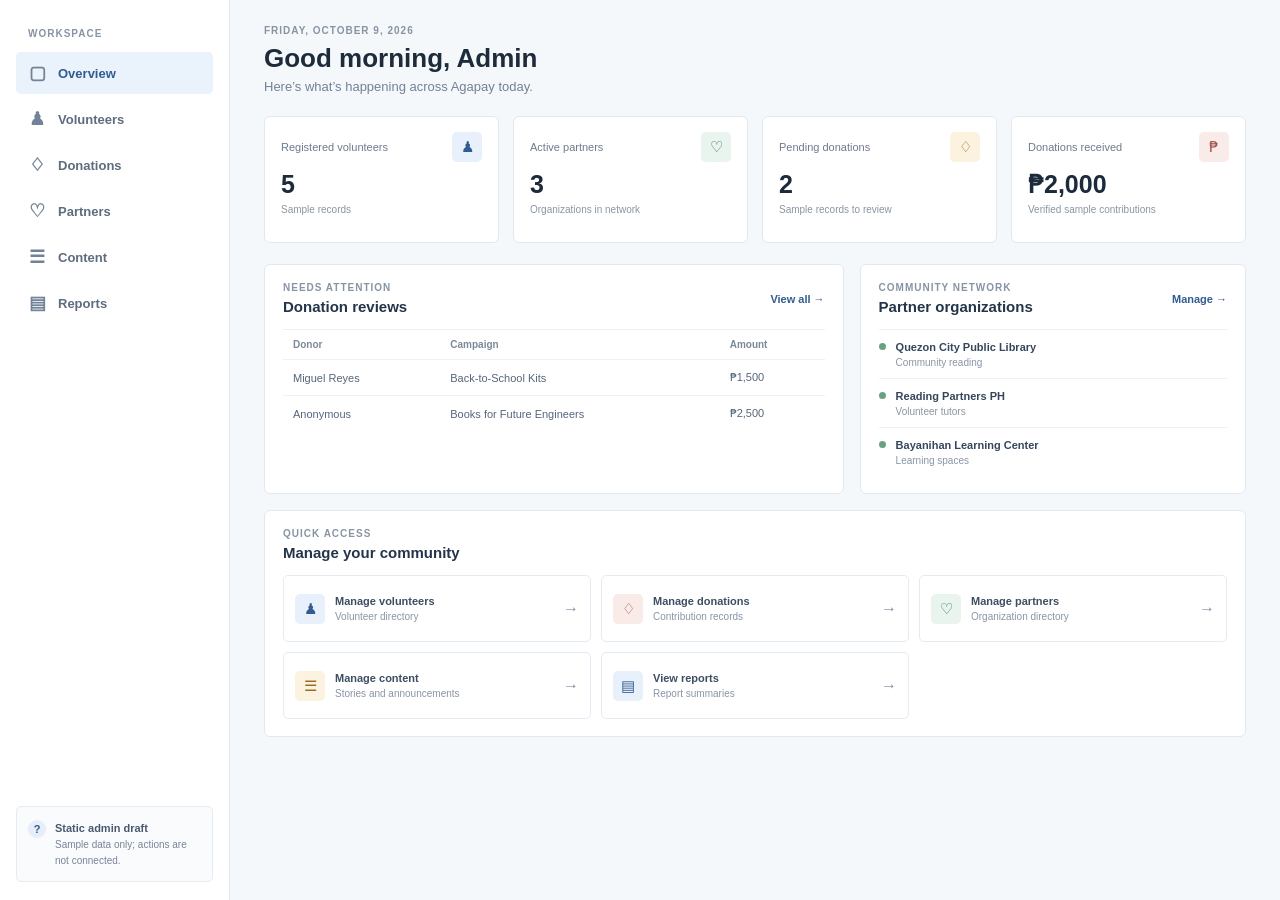
<file: Agapay_Website/admin.html>
<!DOCTYPE html>
<html lang="en">
<head>
    <meta charset="UTF-8">
    <meta name="viewport" content="width=device-width, initial-scale=1.0">
    <meta name="theme-color" content="#eaf4ff">
    <title>Admin workspace | Agapay</title>
    <link rel="stylesheet" href="admin.css">
    <link href="https://fonts.googleapis.com/css2?family=Poltawski+Nowy:ital,wght@0,400;0,700;1,700&display=swap" rel="stylesheet">
</head>
<body class="admin-page">
    <div class="admin-shell">
        <aside class="admin-sidebar">
            <p class="sidebar-label">WORKSPACE</p>
            <nav class="admin-nav" aria-label="Admin sections">
                <a href="#overview" class="admin-nav-link"><span aria-hidden="true">&#9634;</span> Overview</a>
                <a href="#volunteers" class="admin-nav-link"><span aria-hidden="true">&#9823;</span> Volunteers</a>
                <a href="#donations" class="admin-nav-link"><span aria-hidden="true">&#9826;</span> Donations</a>
                <a href="#partners" class="admin-nav-link"><span aria-hidden="true">&#9825;</span> Partners</a>
                <a href="#content" class="admin-nav-link"><span aria-hidden="true">&#9776;</span> Content</a>
                <a href="#reports" class="admin-nav-link"><span aria-hidden="true">&#9636;</span> Reports</a>
            </nav>
            <div class="sidebar-help">
                <span class="help-mark" aria-hidden="true">?</span>
                <p><strong>Static admin draft</strong><br>Sample data only; actions are not connected.</p>
            </div>
        </aside>

        <main class="admin-main">
            <section class="admin-view" id="overview" aria-labelledby="overview-title">
                <div class="page-heading">
                    <div><p class="eyebrow">FRIDAY, OCTOBER 9, 2026</p><h1 id="overview-title">Good morning, Admin</h1><p class="heading-copy">Here’s what’s happening across Agapay today.</p></div>
                </div>
                <div class="metric-grid">
                    <article class="metric"><div class="metric-top"><span>Registered volunteers</span><span class="metric-icon blue" aria-hidden="true">&#9823;</span></div><strong>5</strong><small>Sample records</small></article>
                    <article class="metric"><div class="metric-top"><span>Active partners</span><span class="metric-icon green" aria-hidden="true">&#9825;</span></div><strong>3</strong><small>Organizations in network</small></article>
                    <article class="metric"><div class="metric-top"><span>Pending donations</span><span class="metric-icon amber" aria-hidden="true">&#9826;</span></div><strong>2</strong><small>Sample records to review</small></article>
                    <article class="metric"><div class="metric-top"><span>Donations received</span><span class="metric-icon coral" aria-hidden="true">&#8369;</span></div><strong>₱2,000</strong><small>Verified sample contributions</small></article>
                </div>
                <div class="overview-grid">
                    <section class="panel activity-panel">
                        <div class="panel-heading"><div><p class="eyebrow">NEEDS ATTENTION</p><h2>Donation reviews</h2></div><a class="quiet-link" href="#donations">View all <span aria-hidden="true">&#8594;</span></a></div>
                        <div class="table-scroll"><table><thead><tr><th>Donor</th><th>Campaign</th><th>Amount</th></tr></thead><tbody><tr><td>Miguel Reyes</td><td>Back-to-School Kits</td><td>₱1,500</td></tr><tr><td>Anonymous</td><td>Books for Future Engineers</td><td>₱2,500</td></tr></tbody></table></div>
                    </section>
                    <section class="panel partner-summary-panel">
                        <div class="panel-heading"><div><p class="eyebrow">COMMUNITY NETWORK</p><h2>Partner organizations</h2></div><a class="quiet-link" href="#partners">Manage <span aria-hidden="true">&#8594;</span></a></div>
                        <div class="partner-summary-list"><div class="partner-summary-item"><span class="partner-marker" aria-hidden="true"></span><strong>Quezon City Public Library</strong><span>Community reading</span></div><div class="partner-summary-item"><span class="partner-marker" aria-hidden="true"></span><strong>Reading Partners PH</strong><span>Volunteer tutors</span></div><div class="partner-summary-item"><span class="partner-marker" aria-hidden="true"></span><strong>Bayanihan Learning Center</strong><span>Learning spaces</span></div></div>
                    </section>
                </div>
                <section class="panel quick-panel">
                    <div class="panel-heading"><div><p class="eyebrow">QUICK ACCESS</p><h2>Manage your community</h2></div></div>
                    <div class="quick-links">
                        <a href="#volunteers"><span class="quick-icon blue">&#9823;</span><span><strong>Manage volunteers</strong><small>Volunteer directory</small></span><span class="quick-arrow">&#8594;</span></a>
                        <a href="#donations"><span class="quick-icon coral">&#9826;</span><span><strong>Manage donations</strong><small>Contribution records</small></span><span class="quick-arrow">&#8594;</span></a>
                        <a href="#partners"><span class="quick-icon green">&#9825;</span><span><strong>Manage partners</strong><small>Organization directory</small></span><span class="quick-arrow">&#8594;</span></a>
                        <a href="#content"><span class="quick-icon amber">&#9776;</span><span><strong>Manage content</strong><small>Stories and announcements</small></span><span class="quick-arrow">&#8594;</span></a>
                        <a href="#reports"><span class="quick-icon blue">&#9636;</span><span><strong>View reports</strong><small>Report summaries</small></span><span class="quick-arrow">&#8594;</span></a>
                    </div>
                </section>
            </section>

            <section class="admin-view" id="volunteers" aria-labelledby="volunteers-title">
                <div class="page-heading"><div><p class="eyebrow">COMMUNITY</p><h1 id="volunteers-title">Volunteers</h1><p class="heading-copy">Agapay volunteer directory sample.</p></div><span class="record-count">5 members</span></div>
                <section class="panel">
                    <div class="table-scroll"><table><thead><tr><th>Volunteer</th><th>Location</th><th>Joined</th><th>Events</th><th>Status</th></tr></thead><tbody><tr><td><strong>Maria Santos</strong><span class="table-secondary">maria.santos@email.com</span></td><td>Quezon City</td><td>Oct 02, 2026</td><td>4</td><td><select class="status-select status-active" aria-label="Status for Maria Santos"><option value="Active" selected>Active</option><option value="Pending">Pending</option></select></td></tr><tr><td><strong>Miguel Reyes</strong><span class="table-secondary">miguel.reyes@email.com</span></td><td>Manila</td><td>Sep 28, 2026</td><td>2</td><td><select class="status-select status-pending" aria-label="Status for Miguel Reyes"><option value="Active">Active</option><option value="Pending" selected>Pending</option></select></td></tr><tr><td><strong>Angela Cruz</strong><span class="table-secondary">angela.cruz@email.com</span></td><td>Pasig City</td><td>Sep 24, 2026</td><td>7</td><td><select class="status-select status-active" aria-label="Status for Angela Cruz"><option value="Active" selected>Active</option><option value="Pending">Pending</option></select></td></tr><tr><td><strong>Paolo Garcia</strong><span class="table-secondary">paolo.garcia@email.com</span></td><td>Taguig City</td><td>Sep 19, 2026</td><td>1</td><td><select class="status-select status-active" aria-label="Status for Paolo Garcia"><option value="Active" selected>Active</option><option value="Pending">Pending</option></select></td></tr><tr><td><strong>Sofia Mendoza</strong><span class="table-secondary">sofia.mendoza@email.com</span></td><td>Caloocan</td><td>Sep 16, 2026</td><td>3</td><td><select class="status-select status-pending" aria-label="Status for Sofia Mendoza"><option value="Active">Active</option><option value="Pending" selected>Pending</option></select></td></tr></tbody></table></div>
                </section>
            </section>

            <section class="admin-view" id="donations" aria-labelledby="donations-title">
                <div class="page-heading"><div><p class="eyebrow">TRANSPARENCY</p><h1 id="donations-title">Donations</h1><p class="heading-copy">Contribution records sample.</p></div><span class="record-count">4 records</span></div>
                <section class="panel">
                    <div class="panel-heading panel-heading-simple">
                        <div><p class="eyebrow">CONTRIBUTIONS</p><h2>Donation records</h2></div>
                        <span class="secure-note"><span aria-hidden="true">&#9679;</span> Sample records</span>
                    </div>
                    <div class="table-scroll">
                        <table>
                            <thead><tr><th>Donor</th><th>Campaign</th><th>Date</th><th>Method</th><th>Reference</th><th>Amount</th><th>Status</th></tr></thead>
                            <tbody>
                                <tr><td><strong>Miguel Reyes</strong><span class="table-secondary">miguel.reyes@email.com</span></td><td>Back-to-School Kits</td><td>Oct 08, 2026</td><td>GCash</td><td>GC-836104</td><td>₱1,500</td><td><select class="status-select status-pending" aria-label="Status for Miguel Reyes donation"><option value="Pending" selected>Pending</option><option value="Verified">Verified</option></select></td></tr>
                                <tr><td><strong>Anonymous</strong><span class="table-secondary">Hidden donor</span></td><td>Books for Future Engineers</td><td>Oct 07, 2026</td><td>Maya</td><td>MY-210593</td><td>₱2,500</td><td><select class="status-select status-pending" aria-label="Status for anonymous donation"><option value="Pending" selected>Pending</option><option value="Verified">Verified</option></select></td></tr>
                                <tr><td><strong>Angela Cruz</strong><span class="table-secondary">angela.cruz@email.com</span></td><td>Community Reading Corners</td><td>Oct 05, 2026</td><td>Bank transfer</td><td>BDO-443821</td><td>₱800</td><td><select class="status-select status-published" aria-label="Status for Angela Cruz donation"><option value="Pending">Pending</option><option value="Verified" selected>Verified</option></select></td></tr>
                                <tr><td><strong>Paolo Garcia</strong><span class="table-secondary">paolo.garcia@email.com</span></td><td>Back-to-School Kits</td><td>Oct 02, 2026</td><td>GCash</td><td>GC-825417</td><td>₱1,200</td><td><select class="status-select status-published" aria-label="Status for Paolo Garcia donation"><option value="Pending">Pending</option><option value="Verified" selected>Verified</option></select></td></tr>
                            </tbody>
                        </table>
                    </div>
                </section>
            </section>

            <section class="admin-view" id="partners" aria-labelledby="partners-title">
                <div class="page-heading"><div><p class="eyebrow">COMMUNITY NETWORK</p><h1 id="partners-title">Manage partners</h1><p class="heading-copy">Update partner status; add an end date only when an agreement has one.</p></div><span class="record-count">4 partners</span></div>
                <section class="panel"><div class="panel-heading panel-heading-simple"><div><p class="eyebrow">ORGANIZATIONS</p><h2>Partner directory</h2></div><span class="record-count">4 partners</span></div><div class="table-scroll"><table><thead><tr><th>Organization</th><th>Contact</th><th>Focus area</th><th>Since</th><th>Expires</th><th>Status</th></tr></thead><tbody><tr><td><strong>Quezon City Public Library</strong></td><td>library@quezoncity.gov.ph</td><td>Community reading</td><td>Jan 2025</td><td><input class="expiry-field" type="date" aria-label="Optional partnership end date for Quezon City Public Library"></td><td><select class="status-select status-active" aria-label="Status for Quezon City Public Library"><option value="Active" selected>Active</option><option value="Paused">Paused</option></select></td></tr><tr><td><strong>Reading Partners PH</strong></td><td>hello@readingpartners.ph</td><td>Volunteer tutors</td><td>Mar 2025</td><td><input class="expiry-field" type="date" aria-label="Optional partnership end date for Reading Partners PH"></td><td><select class="status-select status-active" aria-label="Status for Reading Partners PH"><option value="Active" selected>Active</option><option value="Paused">Paused</option></select></td></tr><tr><td><strong>Bayanihan Learning Center</strong></td><td>partners@bayanihan.org</td><td>Learning spaces</td><td>Aug 2025</td><td><input class="expiry-field" type="date" aria-label="Optional partnership end date for Bayanihan Learning Center"></td><td><select class="status-select status-active" aria-label="Status for Bayanihan Learning Center"><option value="Active" selected>Active</option><option value="Paused">Paused</option></select></td></tr><tr><td><strong>Books for Every Child</strong></td><td>team@booksforeverychild.org</td><td>Book donations</td><td>Feb 2026</td><td><input class="expiry-field" type="date" aria-label="Optional partnership end date for Books for Every Child"></td><td><select class="status-select status-paused" aria-label="Status for Books for Every Child"><option value="Active">Active</option><option value="Paused" selected>Paused</option></select></td></tr></tbody></table></div></section>
            </section>

            <section class="admin-view" id="content" aria-labelledby="content-title">
                <div class="page-heading"><div><p class="eyebrow">PUBLISHING</p><h1 id="content-title">Website content</h1><p class="heading-copy">Expiry dates are shown for every item. Automatic status updates require JavaScript.</p></div><a class="secondary-button" href="index.html#news" target="_parent">Open public site <span aria-hidden="true">&#8599;</span></a></div>
                <section class="panel"><div class="panel-heading panel-heading-simple"><div><p class="eyebrow">NEWS &amp; STORIES</p><h2>Published content</h2></div><span class="record-count">4 posts</span></div><div class="table-scroll"><table><thead><tr><th>Title</th><th>Type</th><th>Published</th><th>Expires</th><th>Status</th></tr></thead><tbody><tr><td><strong>Bawat Bata, Bawat Kwento Reading Drive</strong></td><td>Announcement</td><td>Oct 06, 2026</td><td><input class="expiry-field" type="date" value="2026-10-31" aria-label="Expiry date for Bawat Bata, Bawat Kwento Reading Drive"></td><td><select class="status-select status-published" aria-label="Status for Bawat Bata, Bawat Kwento Reading Drive"><option value="Published" selected>Published</option><option value="Draft">Draft</option></select></td></tr><tr><td><strong>150,000 Children Reached Nationwide</strong></td><td>Milestone</td><td>Sep 28, 2026</td><td><input class="expiry-field" type="date" value="2026-12-31" aria-label="Expiry date for 150,000 Children Reached Nationwide"></td><td><select class="status-select status-published" aria-label="Status for 150,000 Children Reached Nationwide"><option value="Published" selected>Published</option><option value="Draft">Draft</option></select></td></tr><tr><td><strong>Volunteer Orientation: Quezon City</strong></td><td>Event</td><td>Draft</td><td><input class="expiry-field" type="date" value="2026-10-25" aria-label="Expiry date for Volunteer Orientation: Quezon City"></td><td><select class="status-select status-draft" aria-label="Status for Volunteer Orientation: Quezon City"><option value="Published">Published</option><option value="Draft" selected>Draft</option></select></td></tr><tr><td><strong>A New Reading Corner in Pasay</strong></td><td>Success story</td><td>Sep 12, 2026</td><td><input class="expiry-field" type="date" value="2026-10-30" aria-label="Expiry date for A New Reading Corner in Pasay"></td><td><select class="status-select status-published" aria-label="Status for A New Reading Corner in Pasay"><option value="Published" selected>Published</option><option value="Draft">Draft</option></select></td></tr></tbody></table></div></section>
            </section>

            <section class="admin-view" id="reports" aria-labelledby="reports-title">
                <div class="page-heading"><div><p class="eyebrow">OPERATIONS</p><h1 id="reports-title">Reports</h1><p class="heading-copy">Report sections for future export integration.</p></div><span class="record-count">Static preview</span></div>
                <section class="report-grid" aria-label="Available reports">
                    <article class="panel report-card"><span class="report-icon blue" aria-hidden="true">&#9823;</span><div><p class="eyebrow">COMMUNITY</p><h2>Volunteer directory</h2><p>Member names, locations, event participation, and status.</p></div><a class="secondary-button" href="#volunteers">View sample list <span aria-hidden="true">&#8594;</span></a></article>
                    <article class="panel report-card"><span class="report-icon coral" aria-hidden="true">&#9826;</span><div><p class="eyebrow">TRANSPARENCY</p><h2>Donation report</h2><p>Campaign contributions, payment references, and verification status.</p></div><a class="secondary-button" href="#donations">View sample list <span aria-hidden="true">&#8594;</span></a></article>
                    <article class="panel report-card"><span class="report-icon green" aria-hidden="true">&#9825;</span><div><p class="eyebrow">PARTNERSHIPS</p><h2>Partner directory</h2><p>Organization contacts, focus areas, and partnership status.</p></div><a class="secondary-button" href="#partners">View sample list <span aria-hidden="true">&#8594;</span></a></article>
                    <article class="panel report-card"><span class="report-icon amber" aria-hidden="true">&#9776;</span><div><p class="eyebrow">PUBLISHING</p><h2>Content inventory</h2><p>Website stories, content types, and publication status.</p></div><a class="secondary-button" href="#content">View sample list <span aria-hidden="true">&#8594;</span></a></article>
                </section>
            </section>
        </main>
    </div>
</body>
</html>
</file>
<file: Agapay_Website/admin.css>
:root {
    color-scheme: light;
    --admin-blue: #315b91;
    --admin-blue-dark: #24487a;
    --admin-ink: #1d2b3b;
    --admin-muted: #728095;
    --admin-line: #e2e8ef;
    --admin-canvas: #f5f8fb;
}

html { overflow-x: clip; }
* { box-sizing: border-box; }
body.admin-page { min-width: 320px; min-height: 100vh; margin: 0; overflow-x: clip; color: var(--admin-ink); background: var(--admin-canvas); font-family: Arial, Helvetica, sans-serif; }
button, input, select { font: inherit; }
.admin-topbar { height: 68px; padding: 0 30px; display: flex; align-items: center; justify-content: space-between; border-bottom: 1px solid var(--admin-line); background: #fff; }
.admin-brand { display: inline-flex; align-items: center; gap: 10px; color: var(--admin-blue); text-decoration: none; }
.admin-brand img { width: 38px; height: 38px; border-radius: 5px; object-fit: cover; }
.admin-brand > span:nth-of-type(1) { font: italic 700 22px "Poltawski Nowy", Georgia, serif; }
.brand-divider { width: 1px; height: 24px; margin: 0 3px; background: #d7e0ea; }
.admin-brand .brand-area { color: #6d7b8c; font-size: 13px; font-weight: 700; }
.topbar-actions { display: flex; align-items: center; gap: 22px; }
.site-link { color: var(--admin-blue); font-size: 13px; font-weight: 700; text-decoration: none; }
.site-link:hover { text-decoration: underline; }
.admin-avatar { width: 34px; height: 34px; display: grid; place-items: center; border-radius: 50%; color: #315b91; background: #eaf4ff; font-size: 11px; font-weight: 700; }
.admin-shell { min-height: 100vh; display: grid; grid-template-columns: 230px minmax(0, 1fr); }
.admin-sidebar { position: sticky; top: 0; height: 100vh; padding: 28px 16px 18px; display: flex; flex-direction: column; border-right: 1px solid var(--admin-line); background: #fff; }
.sidebar-label, .eyebrow { margin: 0; color: #8794a4; font-size: 10px; font-weight: 700; letter-spacing: 1px; }
.sidebar-label { padding: 0 12px 13px; }
.admin-nav { display: grid; gap: 4px; }
.admin-nav-link { min-height: 42px; padding: 0 12px; display: flex; align-items: center; gap: 12px; border-radius: 5px; color: #5e6c7d; font-size: 13px; font-weight: 600; text-decoration: none; transition: background 140ms ease, color 140ms ease; }
.admin-nav-link > span { width: 18px; color: #738397; font-size: 18px; text-align: center; }
.admin-nav-link:hover { color: var(--admin-blue); background: #f2f6fb; }
body:not(:has(.admin-view:target)) .admin-nav-link[href="#overview"],
body:has(#overview:target) .admin-nav-link[href="#overview"],
body:has(#volunteers:target) .admin-nav-link[href="#volunteers"],
body:has(#donations:target) .admin-nav-link[href="#donations"],
body:has(#partners:target) .admin-nav-link[href="#partners"],
body:has(#content:target) .admin-nav-link[href="#content"],
body:has(#reports:target) .admin-nav-link[href="#reports"] { color: var(--admin-blue); background: #eaf2fb; }
.sidebar-help { margin-top: auto; padding: 13px 11px; display: flex; align-items: flex-start; gap: 9px; border: 1px solid #e6ebf1; border-radius: 5px; background: #fafbfd; }
.help-mark { width: 18px; height: 18px; flex: 0 0 18px; display: grid; place-items: center; border-radius: 50%; color: var(--admin-blue); background: #e5eef9; font-size: 11px; font-weight: 700; }
.sidebar-help p { margin: 0; color: #788597; font-size: 10px; line-height: 1.55; }
.sidebar-help strong { color: #48596e; font-size: 11px; }
.admin-main { width: min(100%, 1480px); margin: 0 auto; padding: 25px 34px 48px; }
.page-heading { margin-bottom: 22px; display: flex; align-items: flex-end; justify-content: space-between; gap: 18px; }
.page-heading h1 { margin: 7px 0 5px; color: #1d2b3b; font-size: 26px; line-height: 1.2; }
.heading-copy { margin: 0; color: var(--admin-muted); font-size: 13px; }
.primary-button, .secondary-button { min-height: 38px; padding: 0 14px; display: inline-flex; align-items: center; justify-content: center; gap: 7px; border: 1px solid transparent; border-radius: 5px; font-size: 12px; font-weight: 700; text-decoration: none; white-space: nowrap; }
.primary-button { color: #fff; background: var(--admin-blue); }
.primary-button:hover { background: var(--admin-blue-dark); }
.secondary-button { border-color: #dce3eb; color: #4b5e73; background: #fff; }
.secondary-button:hover { border-color: #b8c8da; color: var(--admin-blue); }
.metric-grid { margin-bottom: 21px; display: grid; grid-template-columns: repeat(4, minmax(0, 1fr)); gap: 14px; }
.metric, .panel { border: 1px solid #e2e8ef; border-radius: 6px; background: #fff; }
.metric { min-height: 127px; padding: 15px 16px 14px; }
.metric-top { display: flex; align-items: center; justify-content: space-between; gap: 10px; color: #6d7b8d; font-size: 11px; }
.metric-icon, .quick-icon { width: 30px; height: 30px; flex: 0 0 30px; display: grid; place-items: center; border-radius: 5px; font-size: 15px; }
.blue { color: #315b91; background: #e8f1fb; }
.green { color: #36785d; background: #e8f4ed; }
.amber { color: #9a6c21; background: #fbf2df; }
.coral { color: #a65349; background: #f9ebe8; }
.metric > strong { display: block; margin-top: 8px; color: #1c2a3a; font-size: 25px; line-height: 1.15; }
.metric > small { display: block; margin-top: 5px; color: #8995a4; font-size: 10px; }
.overview-grid { margin-bottom: 16px; display: grid; grid-template-columns: minmax(0, 1.35fr) minmax(280px, 0.9fr); gap: 16px; }
.panel { min-width: 0; padding: 17px 18px; }
.panel-heading { margin-bottom: 14px; display: flex; align-items: center; justify-content: space-between; gap: 12px; }
.panel-heading h2 { margin: 5px 0 0; color: #243449; font-size: 15px; }
.panel-heading-simple { margin-bottom: 15px; }
.quiet-link { padding: 5px 0; color: var(--admin-blue); font-size: 11px; font-weight: 700; text-decoration: none; white-space: nowrap; }
.quiet-link:hover { text-decoration: underline; }
.table-scroll { overflow-x: auto; }
table { width: 100%; border-collapse: collapse; text-align: left; }
th { padding: 9px 10px; border-top: 1px solid #edf0f4; border-bottom: 1px solid #edf0f4; color: #7c8999; font-size: 10px; font-weight: 700; white-space: nowrap; }
td { padding: 11px 10px; border-bottom: 1px solid #edf0f4; color: #56667a; font-size: 11px; white-space: nowrap; }
tbody tr:last-child td { border-bottom: 0; }
td strong { color: #2e3d51; font-size: 11px; }
.table-secondary { display: block; margin-top: 3px; color: #8995a4; font-size: 10px; }
.status-pill { display: inline-flex; align-items: center; gap: 5px; padding: 4px 8px; border-radius: 20px; font-size: 10px; font-weight: 700; }
.status-pill::before { width: 5px; height: 5px; border-radius: 50%; background: currentColor; content: ""; }
.status-pending { color: #987025; background: #fbf3df; }
.status-active, .status-published { color: #397355; background: #e8f3ec; }
.status-draft { color: #68778a; background: #eef1f5; }
.status-paused { color: #68778a; background: #eef1f5; }
.status-select { min-width: 92px; height: 30px; padding: 0 7px; border: 1px solid #dce4ed; border-radius: 4px; font-size: 10px; }
.status-select:has(option:checked[value="Active"]), .status-select:has(option:checked[value="Published"]) { color: #397355; background: #e8f3ec; }
.status-select:has(option:checked[value="Verified"]) { color: #397355; background: #e8f3ec; }
.status-select:has(option:checked[value="Pending"]) { color: #987025; background: #fbf3df; }
.status-select:has(option:checked[value="Paused"]) { color: #68778a; background: #eef1f5; }
.status-select:has(option:checked[value="Draft"]) { color: #68778a; background: #eef1f5; }
.expiry-field { width: 132px; height: 30px; padding: 0 6px; border: 1px solid #dce4ed; border-radius: 4px; color: #53647a; background: #fff; font-size: 10px; }
.partner-summary-list { display: grid; }
.partner-summary-item { min-width: 0; min-height: 49px; padding: 9px 0; display: grid; grid-template-columns: 8px minmax(0, 1fr); align-content: center; column-gap: 9px; border-top: 1px solid #edf0f4; }
.partner-marker { width: 7px; height: 7px; margin-top: 2px; grid-row: span 2; border-radius: 50%; background: #68a27e; }
.partner-summary-item strong { overflow: hidden; color: #35465b; font-size: 11px; text-overflow: ellipsis; white-space: nowrap; }
.partner-summary-item > span:last-child { margin-top: 4px; color: #8995a4; font-size: 10px; }
.quick-panel { padding-bottom: 17px; }
.quick-links { display: grid; grid-template-columns: repeat(3, minmax(0, 1fr)); gap: 10px; }
.quick-links a { min-width: 0; min-height: 67px; padding: 10px 11px; display: flex; align-items: center; gap: 10px; border: 1px solid #e5ebf2; border-radius: 5px; color: inherit; background: #fff; text-align: left; text-decoration: none; transition: border-color 140ms ease, background 140ms ease; }
.quick-links a:hover { border-color: #c8d7e7; background: #f9fbfd; }
.quick-links a:focus-visible { outline: 3px solid #b5cbe3; outline-offset: 2px; }
.quick-links a:hover strong { color: var(--admin-blue); }
.quick-links a > span:nth-child(2) { min-width: 0; }
.quick-links strong, .quick-links small { display: block; }
.quick-links strong { overflow: hidden; color: #3d4e62; font-size: 11px; text-overflow: ellipsis; white-space: nowrap; }
.quick-links small { margin-top: 4px; color: #8995a4; font-size: 10px; }
.quick-arrow { margin-left: auto; color: #8090a2; }
.record-count { color: #728095; font-size: 11px; white-space: nowrap; }
.secure-note { color: #8190a1; font-size: 10px; }
.secure-note span { color: #67a27f; font-size: 9px; }
.report-grid { display: grid; grid-template-columns: repeat(2, minmax(0, 1fr)); gap: 14px; }
.report-card { min-height: 188px; display: flex; flex-direction: column; align-items: flex-start; }
.report-icon { width: 34px; height: 34px; margin-bottom: 14px; display: grid; place-items: center; border-radius: 5px; font-size: 16px; }
.report-card h2 { margin: 5px 0 7px; color: #2d3d52; font-size: 14px; }
.report-card p:not(.eyebrow) { margin: 0; color: #7e8b9b; font-size: 11px; line-height: 1.5; }
.report-card .secondary-button { min-height: 32px; margin-top: auto; padding: 0 10px; font-size: 10px; }
.admin-view { display: none; }
.admin-main:not(:has(.admin-view:target)) #overview, .admin-view:target { display: block; }

@media (max-width: 1050px) {
    .admin-main { padding-right: 22px; padding-left: 22px; }
    .overview-grid { grid-template-columns: 1fr; }
    .metric-grid { grid-template-columns: repeat(2, minmax(0, 1fr)); }
}
@media (max-width: 720px) {
    .admin-topbar { height: 60px; padding: 0 14px; }
    .admin-brand img { width: 33px; height: 33px; }
    .admin-brand > span:nth-of-type(1) { font-size: 19px; }
    .topbar-actions { gap: 11px; }
    .site-link { font-size: 11px; }
    .admin-avatar { width: 30px; height: 30px; }
    .admin-shell { min-height: calc(100vh - 60px); grid-template-columns: minmax(0, 1fr); grid-template-rows: auto 1fr; }
    .admin-sidebar { position: static; height: auto; min-width: 0; padding: 10px 12px; border-right: 0; border-bottom: 1px solid var(--admin-line); }
    .sidebar-label, .sidebar-help { display: none; }
    .admin-nav { min-width: 0; max-width: 100%; display: flex; gap: 5px; overflow-x: auto; }
    .admin-nav-link { min-width: max-content; min-height: 36px; padding: 0 10px; font-size: 11px; }
    .admin-nav-link > span { width: auto; font-size: 15px; }
    .admin-main { min-width: 0; width: 100%; padding: 17px 14px 30px; }
    .page-heading { align-items: flex-start; }
    .page-heading h1 { font-size: 23px; }
    .heading-copy { max-width: 290px; font-size: 12px; line-height: 1.5; }
    .metric-grid { gap: 9px; }
    .metric { min-height: 117px; padding: 12px; }
    .metric-top { font-size: 10px; }
    .metric-icon { width: 26px; height: 26px; flex-basis: 26px; }
    .metric > strong { font-size: 22px; }
    .panel { padding: 14px 12px; }
    .quick-links { grid-template-columns: 1fr; }
    .report-grid { grid-template-columns: 1fr; }
    .quick-links a { min-height: 60px; padding: 10px; }
    .quick-links strong { font-size: 11px; }
    .quick-links small { font-size: 10px; }
}
@media (max-width: 420px) {
    .admin-brand { gap: 7px; }
    .admin-brand .brand-area { font-size: 11px; }
    .admin-brand img { width: 30px; height: 30px; }
    .topbar-actions { gap: 8px; }
    .site-link { font-size: 0; }
    .site-link span { font-size: 15px; }
    .page-heading { flex-wrap: wrap; }
    .page-heading > .secondary-button { min-height: 34px; }
}
@media (prefers-reduced-motion: reduce) {
    *, *::before, *::after { scroll-behavior: auto !important; animation-duration: 0.01ms !important; transition-duration: 0.01ms !important; }
}
</file>
